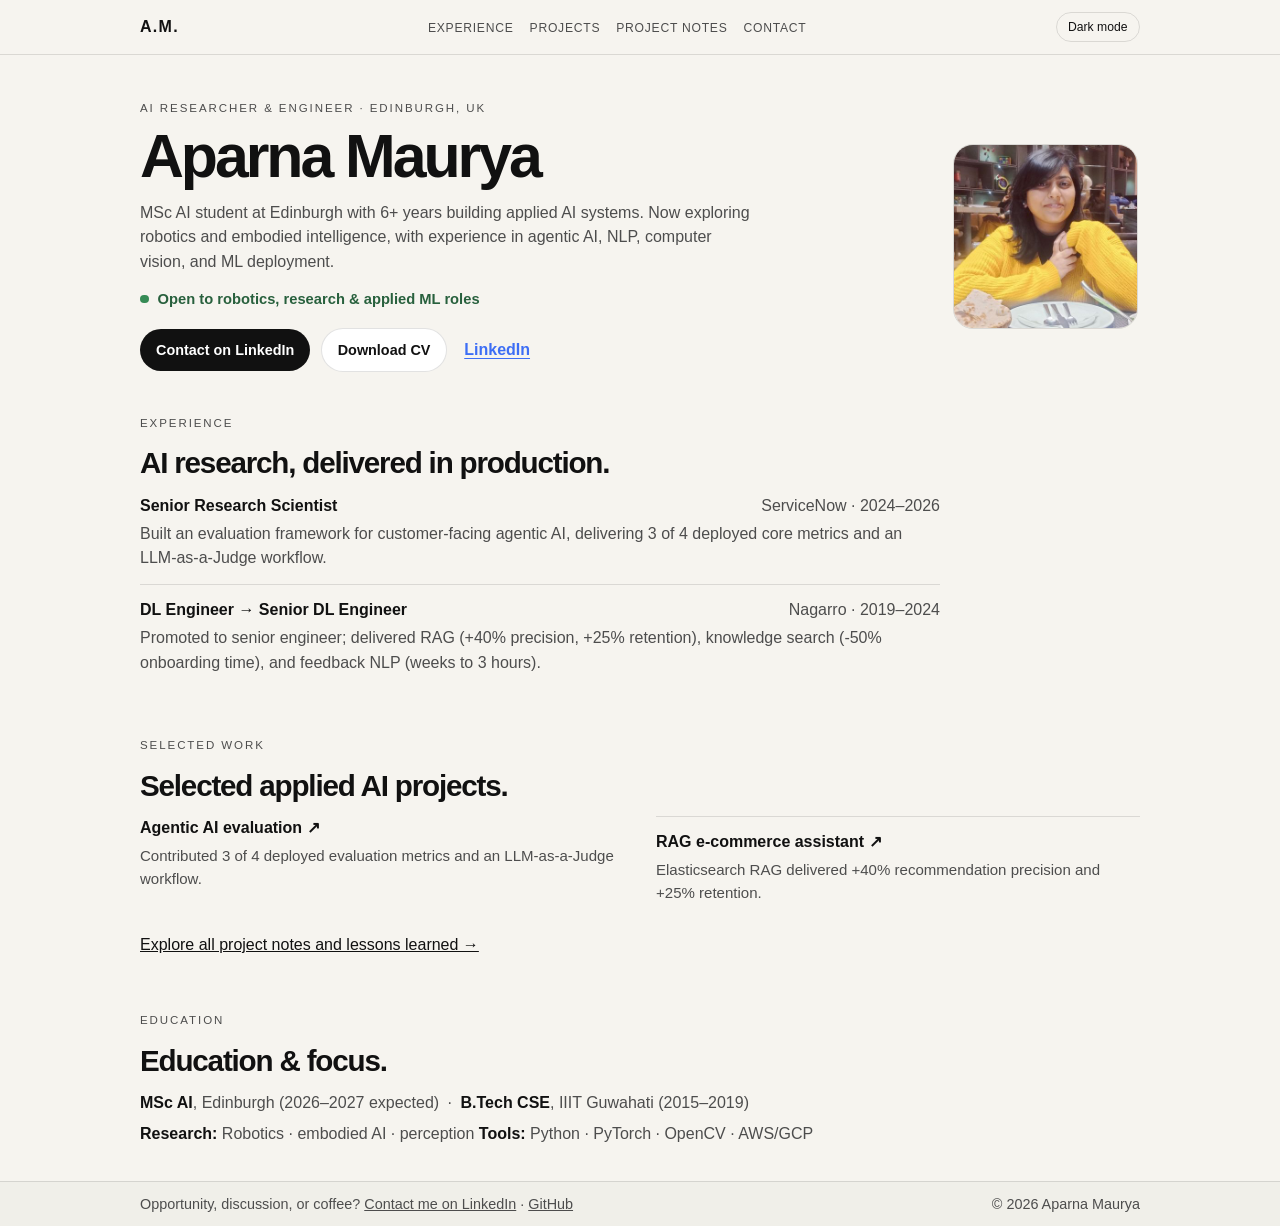
<file: index.html>
<!DOCTYPE html>
<html lang="en">
<head>
    <meta charset="UTF-8">
    <meta name="viewport" content="width=device-width, initial-scale=1.0">
    <meta name="description" content="Aparna Maurya — AI researcher exploring robotics, embodied intelligence, and applied machine learning.">
    <meta name="theme-color" content="#f6f4ef">
    <title>Aparna Maurya</title>
    <link rel="stylesheet" href="style.css">
</head>
<body>
    <nav id="navbar">
        <div class="container nav-inner">
            <div class="brand">A.M.</div>
            <ul>
                <li><a href="#experience">Experience</a></li>
                <li><a href="#projects">Projects</a></li>
                <li><a href="project-notes.html">Project notes</a></li>
                <li><a href="https://www.linkedin.com/in/aparna-maurya/" target="_blank" rel="noreferrer">Contact</a></li>
            </ul>
            <button class="theme-toggle" type="button" aria-label="Switch to dark mode" aria-pressed="false">Dark mode</button>
        </div>
    </nav>

    <header id="home" class="hero">
        <div class="container hero-grid">
            <div class="hero-copy">
                <p class="eyebrow">AI researcher &amp; engineer · Edinburgh, UK</p>
                <h1>Aparna Maurya</h1>
                <p class="summary">MSc AI student at Edinburgh with 6+ years building applied AI systems. Now exploring robotics and embodied intelligence, with experience in agentic AI, NLP, computer vision, and ML deployment.</p>
                <p class="availability"><span aria-hidden="true"></span> Open to robotics, research &amp; applied ML roles</p>
                <div class="cta-row">
                    <a href="https://www.linkedin.com/in/aparna-maurya/" target="_blank" rel="noreferrer" class="btn primary">Contact on LinkedIn</a>
                    <a href="documents/Aparna_Maurya_CV.pdf" class="btn secondary" download>Download CV</a>
                    <a href="https://www.linkedin.com/in/aparna-maurya/" target="_blank" rel="noreferrer" class="hero-link">LinkedIn</a>
                </div>
            </div>
            <div class="hero-visual">
                <img src="images/aparna.jpg" alt="Aparna Maurya" class="profile-pic">
            </div>
        </div>
    </header>

    <main>
        <section id="experience" class="section container">
            <div class="section-heading">
                <p class="eyebrow">Experience</p>
                <h2>AI research, delivered in production.</h2>
            </div>
            <div class="timeline">
                <article class="timeline-item">
                    <div class="timeline-content">
                        <p class="experience-meta"><strong>Senior Research Scientist</strong><span>ServiceNow · 2024–2026</span></p>
                        <p>Built an evaluation framework for customer-facing agentic AI, delivering 3 of 4 deployed core metrics and an LLM-as-a-Judge workflow.</p>
                    </div>
                </article>

                <article class="timeline-item">
                    <div class="timeline-content">
                        <p class="experience-meta"><strong>DL Engineer → Senior DL Engineer</strong><span>Nagarro · 2019–2024</span></p>
                        <p>Promoted to senior engineer; delivered RAG (+40% precision, +25% retention), knowledge search (-50% onboarding time), and feedback NLP (weeks to 3 hours).</p>
                    </div>
                </article>
            </div>
        </section>

        <section id="projects" class="section container">
            <div class="section-heading">
                <p class="eyebrow">Selected work</p>
                <h2>Selected applied AI projects.</h2>
            </div>
            <div class="projects-grid">
                <article class="project">
                    <h3><a href="project-notes.html#agentic-evaluation">Agentic AI evaluation ↗</a></h3>
                    <p>Contributed 3 of 4 deployed evaluation metrics and an LLM-as-a-Judge workflow.</p>
                </article>

                <article class="project">
                    <h3><a href="project-notes.html#rag-assistant">RAG e-commerce assistant ↗</a></h3>
                    <p>Elasticsearch RAG delivered +40% recommendation precision and +25% retention.</p>
                </article>

            </div>
            <p class="all-projects-link"><a href="project-notes.html">Explore all project notes and lessons learned →</a></p>
        </section>

        <section id="education" class="section container compact-section">
            <div class="section-heading">
                <p class="eyebrow">Education</p>
                <h2>Education &amp; focus.</h2>
            </div>
            <p class="education-line"><strong>MSc AI</strong>, Edinburgh (2026–2027 expected) <span>·</span> <strong>B.Tech CSE</strong>, IIIT Guwahati (2015–2019)</p>
            <p class="expertise-line"><strong>Research:</strong> Robotics · embodied AI · perception <span class="skills-short"><strong>Tools:</strong> Python · PyTorch · OpenCV · AWS/GCP</span></p>
        </section>

    </main>

    <footer>
        <div class="container footer-inner">
            <p>Opportunity, discussion, or coffee? <a href="https://www.linkedin.com/in/aparna-maurya/" target="_blank" rel="noreferrer">Contact me on LinkedIn</a> · <a href="https://github.com/Aparnamaurya" target="_blank" rel="noreferrer">GitHub</a></p>
            <p>© 2026 Aparna Maurya</p>
        </div>
    </footer>

    <script src="script.js"></script>
</body>
</html>
</file>
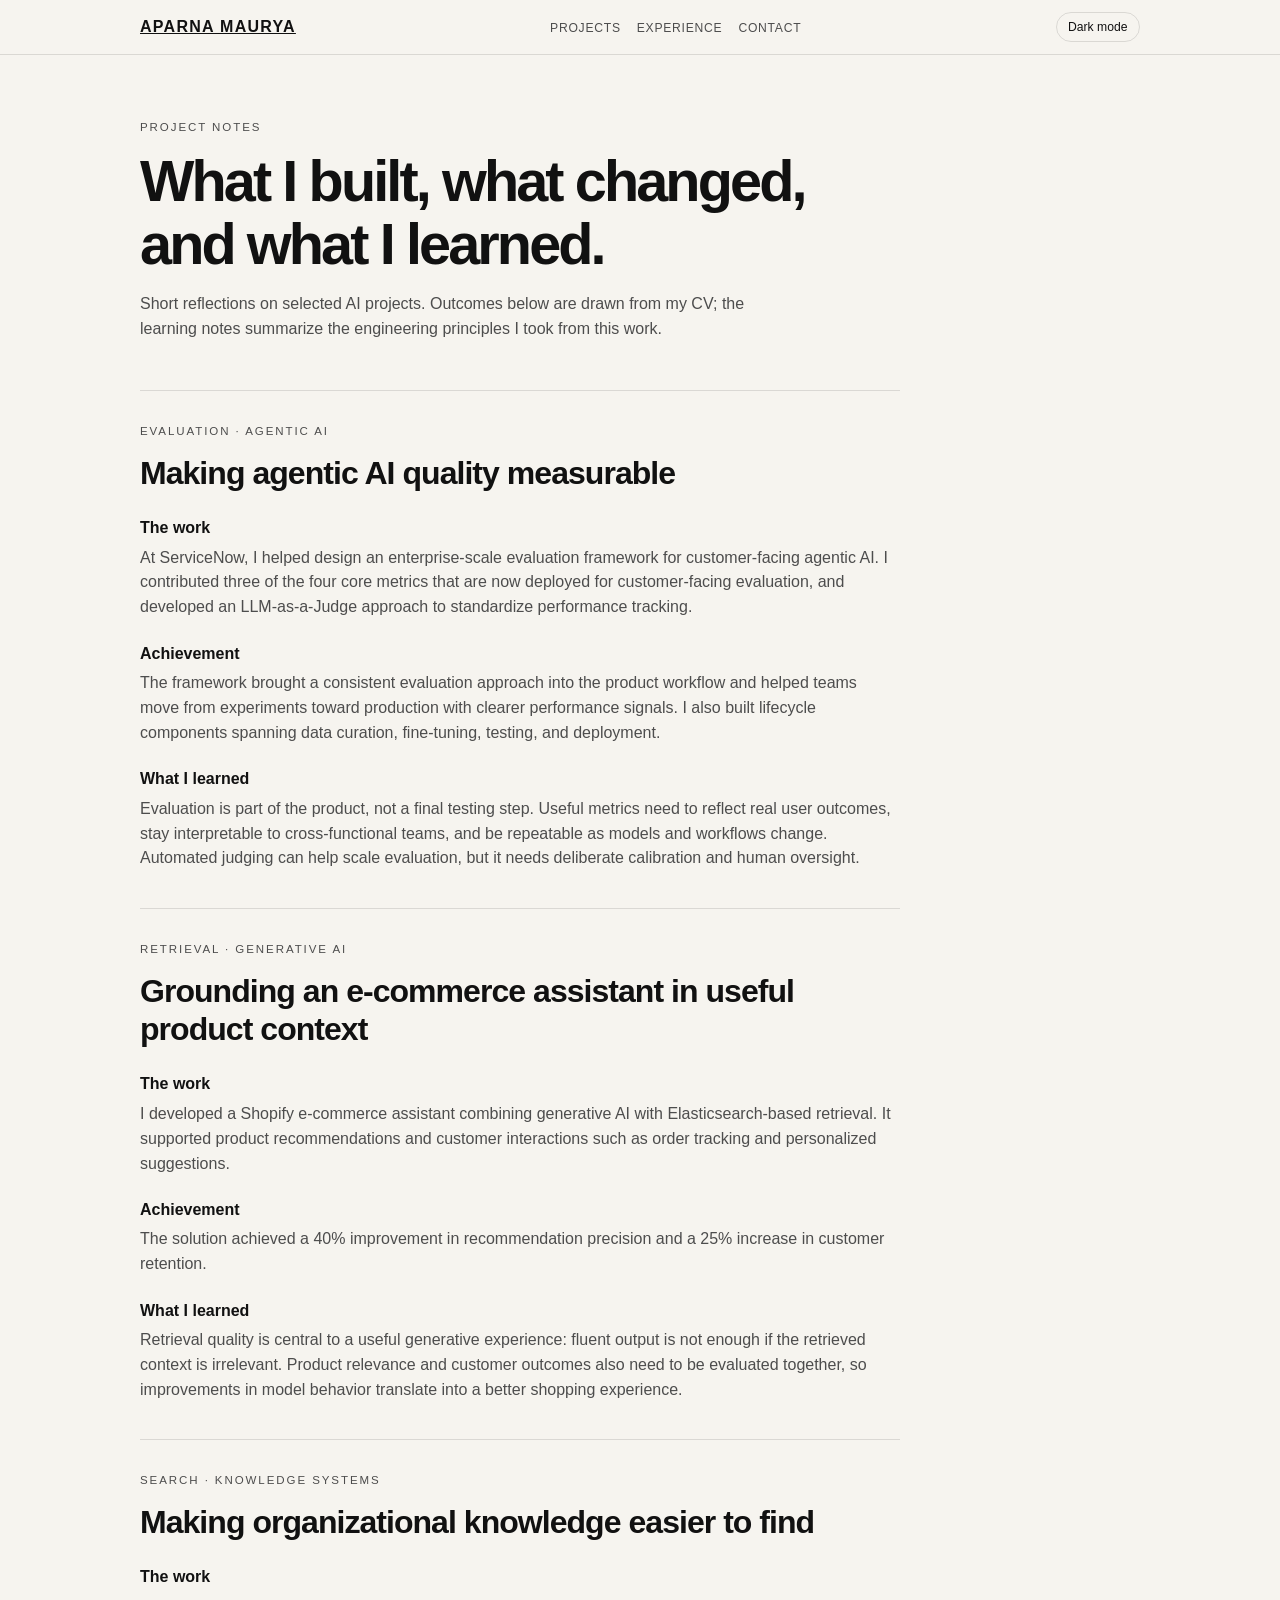
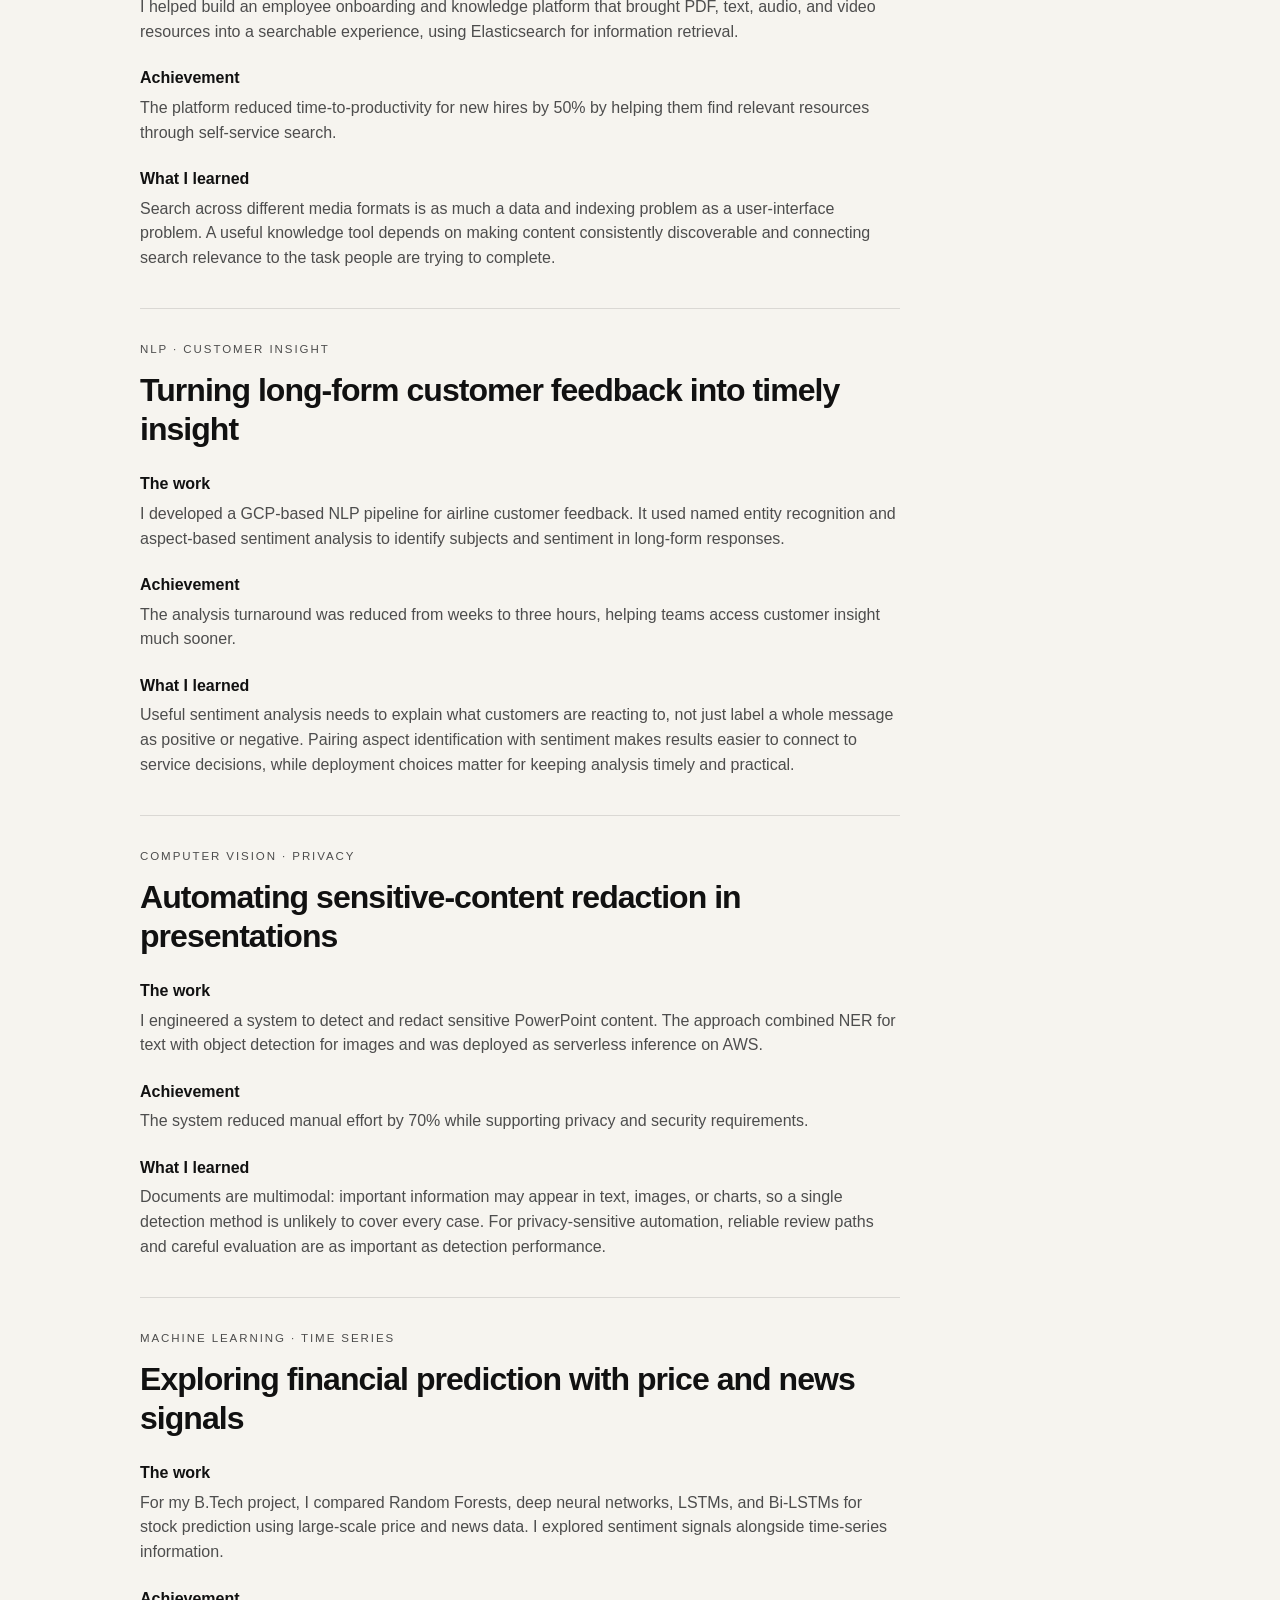
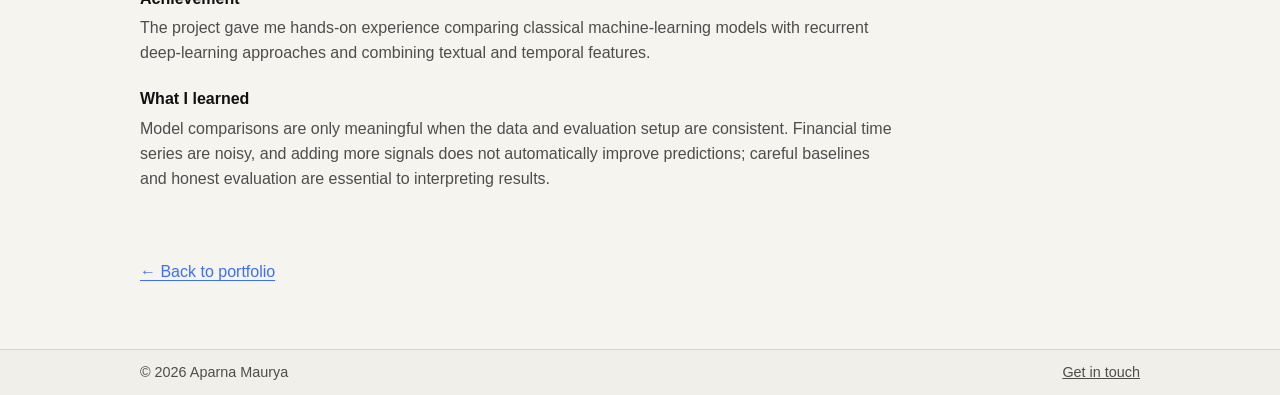
<file: project-notes.html>
<!DOCTYPE html>
<html lang="en">
<head>
    <meta charset="UTF-8">
    <meta name="viewport" content="width=device-width, initial-scale=1.0">
    <meta name="description" content="Project notes on applied AI, research, achievements, and lessons learned by Aparna Maurya.">
    <meta name="theme-color" content="#f6f4ef">
    <title>Project Notes | Aparna Maurya</title>
    <link rel="stylesheet" href="style.css">
</head>
<body>
    <nav>
        <div class="container nav-inner">
            <a class="brand" href="index.html">Aparna Maurya</a>
            <ul>
                <li><a href="index.html#projects">Projects</a></li>
                <li><a href="index.html#experience">Experience</a></li>
                <li><a href="https://www.linkedin.com/in/aparna-maurya/" target="_blank" rel="noreferrer">Contact</a></li>
            </ul>
            <button class="theme-toggle" type="button" aria-label="Switch to dark mode" aria-pressed="false">Dark mode</button>
        </div>
    </nav>

    <main class="container notes-page">
        <header class="notes-intro">
            <p class="eyebrow">Project notes</p>
            <h1>What I built, what changed, and what I learned.</h1>
            <p>Short reflections on selected AI projects. Outcomes below are drawn from my CV; the learning notes summarize the engineering principles I took from this work.</p>
        </header>

        <article class="project-note" id="agentic-evaluation">
            <p class="eyebrow">Evaluation · Agentic AI</p>
            <h2>Making agentic AI quality measurable</h2>
            <h3>The work</h3>
            <p>At ServiceNow, I helped design an enterprise-scale evaluation framework for customer-facing agentic AI. I contributed three of the four core metrics that are now deployed for customer-facing evaluation, and developed an LLM-as-a-Judge approach to standardize performance tracking.</p>
            <h3>Achievement</h3>
            <p>The framework brought a consistent evaluation approach into the product workflow and helped teams move from experiments toward production with clearer performance signals. I also built lifecycle components spanning data curation, fine-tuning, testing, and deployment.</p>
            <h3>What I learned</h3>
            <p>Evaluation is part of the product, not a final testing step. Useful metrics need to reflect real user outcomes, stay interpretable to cross-functional teams, and be repeatable as models and workflows change. Automated judging can help scale evaluation, but it needs deliberate calibration and human oversight.</p>
        </article>

        <article class="project-note" id="rag-assistant">
            <p class="eyebrow">Retrieval · Generative AI</p>
            <h2>Grounding an e-commerce assistant in useful product context</h2>
            <h3>The work</h3>
            <p>I developed a Shopify e-commerce assistant combining generative AI with Elasticsearch-based retrieval. It supported product recommendations and customer interactions such as order tracking and personalized suggestions.</p>
            <h3>Achievement</h3>
            <p>The solution achieved a 40% improvement in recommendation precision and a 25% increase in customer retention.</p>
            <h3>What I learned</h3>
            <p>Retrieval quality is central to a useful generative experience: fluent output is not enough if the retrieved context is irrelevant. Product relevance and customer outcomes also need to be evaluated together, so improvements in model behavior translate into a better shopping experience.</p>
        </article>

        <article class="project-note" id="knowledge-platform">
            <p class="eyebrow">Search · Knowledge systems</p>
            <h2>Making organizational knowledge easier to find</h2>
            <h3>The work</h3>
            <p>I helped build an employee onboarding and knowledge platform that brought PDF, text, audio, and video resources into a searchable experience, using Elasticsearch for information retrieval.</p>
            <h3>Achievement</h3>
            <p>The platform reduced time-to-productivity for new hires by 50% by helping them find relevant resources through self-service search.</p>
            <h3>What I learned</h3>
            <p>Search across different media formats is as much a data and indexing problem as a user-interface problem. A useful knowledge tool depends on making content consistently discoverable and connecting search relevance to the task people are trying to complete.</p>
        </article>

        <article class="project-note" id="airline-analysis">
            <p class="eyebrow">NLP · Customer insight</p>
            <h2>Turning long-form customer feedback into timely insight</h2>
            <h3>The work</h3>
            <p>I developed a GCP-based NLP pipeline for airline customer feedback. It used named entity recognition and aspect-based sentiment analysis to identify subjects and sentiment in long-form responses.</p>
            <h3>Achievement</h3>
            <p>The analysis turnaround was reduced from weeks to three hours, helping teams access customer insight much sooner.</p>
            <h3>What I learned</h3>
            <p>Useful sentiment analysis needs to explain what customers are reacting to, not just label a whole message as positive or negative. Pairing aspect identification with sentiment makes results easier to connect to service decisions, while deployment choices matter for keeping analysis timely and practical.</p>
        </article>

        <article class="project-note" id="redaction">
            <p class="eyebrow">Computer vision · Privacy</p>
            <h2>Automating sensitive-content redaction in presentations</h2>
            <h3>The work</h3>
            <p>I engineered a system to detect and redact sensitive PowerPoint content. The approach combined NER for text with object detection for images and was deployed as serverless inference on AWS.</p>
            <h3>Achievement</h3>
            <p>The system reduced manual effort by 70% while supporting privacy and security requirements.</p>
            <h3>What I learned</h3>
            <p>Documents are multimodal: important information may appear in text, images, or charts, so a single detection method is unlikely to cover every case. For privacy-sensitive automation, reliable review paths and careful evaluation are as important as detection performance.</p>
        </article>

        <article class="project-note" id="market-prediction">
            <p class="eyebrow">Machine learning · Time series</p>
            <h2>Exploring financial prediction with price and news signals</h2>
            <h3>The work</h3>
            <p>For my B.Tech project, I compared Random Forests, deep neural networks, LSTMs, and Bi-LSTMs for stock prediction using large-scale price and news data. I explored sentiment signals alongside time-series information.</p>
            <h3>Achievement</h3>
            <p>The project gave me hands-on experience comparing classical machine-learning models with recurrent deep-learning approaches and combining textual and temporal features.</p>
            <h3>What I learned</h3>
            <p>Model comparisons are only meaningful when the data and evaluation setup are consistent. Financial time series are noisy, and adding more signals does not automatically improve predictions; careful baselines and honest evaluation are essential to interpreting results.</p>
        </article>

        <p class="back-link"><a href="index.html#projects">← Back to portfolio</a></p>
    </main>

    <footer>
        <div class="container footer-inner">
            <p>© 2026 Aparna Maurya</p>
            <p><a href="https://www.linkedin.com/in/aparna-maurya/" target="_blank" rel="noreferrer">Get in touch</a></p>
        </div>
    </footer>
    <script src="script.js"></script>
</body>
</html>
</file>
<file: style.css>
:root {
    --bg: #f6f4ef;
    --bg-strong: #ffffff;
    --panel: #ffffff;
    --panel-soft: #f0efe9;
    --text: #111111;
    --muted: #4d4d4d;
    --accent: #3d6ef5;
    --accent-soft: #e9efff;
    --border: rgba(17, 17, 17, 0.12);
    --shadow: 0 8px 24px rgba(17, 17, 17, 0.05);
}

* {
    box-sizing: border-box;
}

html {
    scroll-behavior: smooth;
}

body, html {
    margin: 0;
    padding: 0;
    font-family: "Segoe UI", Arial, sans-serif;
    background: var(--bg);
    color: var(--text);
    line-height: 1.7;
}

img {
    max-width: 100%;
    display: block;
}

a {
    color: inherit;
}

.container {
    width: min(1000px, 90%);
    margin: auto;
}

nav {
    position: sticky;
    top: 0;
    z-index: 100;
    background: rgba(246, 244, 239, 0.85);
    backdrop-filter: blur(12px);
    border-bottom: 1px solid var(--border);
}

.nav-inner {
    display: flex;
    align-items: center;
    justify-content: space-between;
    min-height: 72px;
}

.brand {
    font-size: 1rem;
    font-weight: 700;
    letter-spacing: 0.08rem;
    text-transform: uppercase;
}

nav ul {
    display: flex;
    align-items: center;
    list-style: none;
    gap: 1.2rem;
    margin: 0;
    padding: 0;
}

nav ul li a {
    color: var(--muted);
    text-decoration: none;
    font-size: 0.82rem;
    text-transform: uppercase;
    letter-spacing: 0.06em;
}

nav ul li a:hover,
nav ul li a:focus {
    color: var(--text);
}

.hero {
    padding: 5rem 0 3rem;
}

.hero-grid {
    display: grid;
    grid-template-columns: 1.4fr 0.8fr;
    gap: 2.5rem;
    align-items: center;
}

.eyebrow {
    margin: 0 0 0.8rem;
    font-size: 0.72rem;
    letter-spacing: 0.12rem;
    text-transform: uppercase;
    color: var(--muted);
}

.hero h1,
.section-heading h2 {
    margin: 0 0 1rem;
    line-height: 1.1;
    font-weight: 700;
}

.hero h1 {
    font-size: clamp(2.4rem, 5vw, 4.2rem);
    letter-spacing: -0.05em;
    max-width: 700px;
}

.summary {
    font-size: 1.08rem;
    color: var(--muted);
    max-width: 620px;
}

.cta-row {
    display: flex;
    flex-wrap: wrap;
    gap: 0.9rem;
    margin-top: 2rem;
}

.btn {
    display: inline-block;
    padding: 0.9rem 1.3rem;
    border-radius: 999px;
    text-decoration: none;
    font-weight: 600;
    transition: transform 0.2s ease;
}

.btn:hover,
.btn:focus {
    transform: translateY(-1px);
}

.btn.primary {
    background: var(--text);
    color: var(--bg-strong);
}

.btn.secondary {
    background: var(--panel);
    border: 1px solid var(--border);
    color: var(--text);
}

.hero-visual {
    display: flex;
    justify-content: center;
}

.profile-pic {
    width: min(320px, 100%);
    border-radius: 26px;
    border: 1px solid var(--border);
    box-shadow: var(--shadow);
}

.section {
    padding: 2rem 0 4rem;
}

.section-heading {
    margin-bottom: 1.6rem;
}

.section-heading h2 {
    font-size: clamp(1.7rem, 3vw, 2.5rem);
    letter-spacing: -0.04em;
    max-width: 700px;
}

.plain-copy {
    max-width: 760px;
    font-size: 1.02rem;
    color: var(--muted);
}

.plain-copy p {
    margin: 0 0 1rem;
}

.research-grid {
    display: grid;
    grid-template-columns: repeat(4, minmax(0, 1fr));
    gap: 1.25rem;
}

.card {
    background: var(--panel);
    border: 1px solid var(--border);
    border-radius: 18px;
    box-shadow: var(--shadow);
}

.research-card {
    padding: 1.4rem;
}

.research-card h3 {
    margin: 0 0 0.7rem;
    font-size: 1.05rem;
}

.research-card p {
    margin: 0;
    color: var(--muted);
}

.opportunity-box {
    background: var(--panel-soft);
    border: 1px solid var(--border);
    border-radius: 18px;
    padding: 1.5rem;
    max-width: 760px;
}

.opportunity-box p {
    margin: 0 0 1rem;
    color: var(--muted);
}

.chip-list {
    display: flex;
    flex-wrap: wrap;
    gap: 0.65rem;
    margin-bottom: 1rem;
}

.chip-list span {
    background: var(--accent-soft);
    color: var(--text);
    border: 1px solid rgba(61, 110, 245, 0.15);
    border-radius: 999px;
    padding: 0.45rem 0.8rem;
    font-size: 0.82rem;
}

.small-note {
    font-size: 0.9rem;
}

.timeline {
    display: grid;
    gap: 1.2rem;
}

.timeline-item {
    display: grid;
    grid-template-columns: 18px 1fr;
    gap: 0.9rem;
    padding: 1.2rem 1.2rem 1.2rem 0.7rem;
    background: var(--panel);
    border: 1px solid var(--border);
    border-radius: 18px;
    box-shadow: var(--shadow);
}

.timeline-mark {
    width: 12px;
    height: 12px;
    margin-top: 0.5rem;
    border-radius: 50%;
    background: var(--accent);
    box-shadow: 0 0 0 5px rgba(61, 110, 245, 0.1);
}

.timeline-content h3,
.project h3,
.skill-group h3,
.info-card h3 {
    margin: 0 0 0.45rem;
    font-size: 1.05rem;
}

.meta {
    color: var(--accent);
    font-weight: 700;
    margin: 0 0 0.8rem;
}

.timeline-content ul {
    margin: 0;
    padding-left: 1.2rem;
    color: var(--muted);
}

.tag {
    display: inline-block;
    background: var(--accent-soft);
    color: var(--accent);
    border-radius: 999px;
    padding: 0.2rem 0.7rem;
    font-size: 0.7rem;
    font-weight: 700;
    margin-bottom: 0.7rem;
}

.projects-grid,
.skills-grid,
.education-grid {
    display: grid;
    grid-template-columns: repeat(3, minmax(0, 1fr));
    gap: 1.25rem;
}

.project,
.skill-group,
.info-card,
.contact-card {
    padding: 1.3rem;
    background: var(--panel);
    border: 1px solid var(--border);
    border-radius: 18px;
    box-shadow: var(--shadow);
}

.project p,
.skill-group p,
.info-card p,
.contact-card p {
    color: var(--muted);
}

.project-impact {
    margin-top: 1rem;
    color: var(--text);
    font-weight: 700;
    font-size: 0.9rem;
}

.contact-card {
    max-width: 760px;
    margin: auto;
    text-align: center;
}

footer {
    background: var(--panel-soft);
    border-top: 1px solid var(--border);
    padding: 1.5rem 0;
}

.footer-inner {
    display: flex;
    justify-content: space-between;
    gap: 1rem;
    color: var(--muted);
    font-size: 0.9rem;
}

@media (max-width: 820px) {
    .hero-grid,
    .research-grid,
    .projects-grid,
    .skills-grid,
    .education-grid {
        grid-template-columns: 1fr;
    }

    nav ul {
        gap: 0.7rem;
        flex-wrap: wrap;
        justify-content: flex-end;
    }
}

@media (max-width: 600px) {
    .nav-inner,
    .footer-inner {
        display: block;
        text-align: center;
    }

    nav ul {
        justify-content: center;
        margin-top: 0.8rem;
    }

    .profile-pic {
        margin: 0 auto;
    }

    .timeline-item {
        grid-template-columns: 1fr;
    }
}

/* Keep the portfolio text-led and reserve panels for long-form reading only. */
.research-grid,
.projects-grid,
.skills-grid,
.education-grid {
    display: block;
}

.research-card,
.project,
.skill-group,
.info-card,
.contact-card,
.timeline-item,
.opportunity-box {
    display: block;
    max-width: 800px;
    margin: 0;
    padding: 1.15rem 0;
    background: transparent;
    border: 0;
    border-top: 1px solid var(--border);
    border-radius: 0;
    box-shadow: none;
}

.research-card h3,
.project h3,
.skill-group h3,
.info-card h3,
.timeline-content h3 {
    font-size: 1.08rem;
}

.research-card p,
.project p,
.skill-group p,
.info-card p,
.contact-card p,
.timeline-content ul {
    color: var(--muted);
}

.research-card p,
.project p,
.info-card p,
.contact-card p {
    margin: 0.3rem 0;
}

.project-impact {
    margin-top: 0.4rem;
    color: var(--muted);
    font-weight: 400;
}

.text-link {
    display: inline-block;
    margin: 0.4rem 1rem 0.2rem 0;
    color: var(--accent);
    text-underline-offset: 3px;
}

.opportunity-box {
    padding-top: 0;
}

.opportunity-roles {
    color: var(--text) !important;
}

.small-note {
    font-size: 0.92rem;
}

.timeline-mark {
    display: none;
}

.timeline-item {
    grid-template-columns: 1fr;
}

.timeline-item:first-child,
.research-card:first-child,
.project:first-child,
.skill-group:first-child,
.info-card:first-child {
    border-top: 0;
    padding-top: 0;
}

.chip-list {
    display: block;
    margin: 0;
    color: var(--muted);
    line-height: 1.9;
}

.chip-list span {
    display: inline;
    padding: 0;
    color: inherit;
    background: none;
    border: 0;
    border-radius: 0;
    font-size: inherit;
}

.chip-list span:not(:last-child)::after {
    content: " · ";
    color: var(--muted);
}

.contact-card {
    text-align: left;
}

.notes-page {
    padding-top: 4rem;
}

.notes-intro {
    max-width: 760px;
    padding-bottom: 2rem;
}

.notes-intro h1 {
    max-width: 700px;
    margin: 0 0 1rem;
    font-size: clamp(2.2rem, 5vw, 3.6rem);
    line-height: 1.1;
    letter-spacing: -0.05em;
}

.notes-intro > p:last-child {
    max-width: 660px;
    color: var(--muted);
}

.project-note {
    max-width: 760px;
    padding: 2rem 0;
    border-top: 1px solid var(--border);
    scroll-margin-top: 5rem;
}

.project-note h2 {
    margin: 0 0 1.5rem;
    font-size: clamp(1.5rem, 3vw, 2rem);
    line-height: 1.2;
    letter-spacing: -0.03em;
}

.project-note h3 {
    margin: 1.35rem 0 0.2rem;
    font-size: 1rem;
}

.project-note p:not(.eyebrow) {
    margin: 0.3rem 0;
    color: var(--muted);
}

.back-link {
    padding: 1rem 0 3rem;
}

.back-link a {
    color: var(--accent);
    text-underline-offset: 3px;
}

@media (max-width: 600px) {
    .notes-page {
        padding-top: 2.5rem;
    }

    .project-note {
        padding: 1.5rem 0;
    }
}

/* Compact, recruiter-first home page. */
body {
    line-height: 1.55;
}

.nav-inner {
    min-height: 54px;
}

nav ul {
    gap: 1rem;
}

nav ul li a {
    font-size: 0.76rem;
}

.hero {
    padding: 2.8rem 0 1.4rem;
}

.hero-grid {
    grid-template-columns: minmax(0, 1fr) 190px;
    gap: 2rem;
}

.hero h1 {
    font-size: clamp(2.5rem, 5vw, 3.8rem);
    margin-bottom: 0.65rem;
}

.hero .eyebrow {
    margin-bottom: 0.35rem;
}

.summary {
    margin: 0.5rem 0;
    font-size: 1rem;
}

.availability {
    display: flex;
    align-items: center;
    gap: 0.55rem;
    margin: 0.8rem 0 0;
    color: #28603d;
    font-size: 0.92rem;
    font-weight: 600;
}

.availability span {
    width: 0.55rem;
    height: 0.55rem;
    flex: 0 0 auto;
    border-radius: 50%;
    background: #368b55;
}

.cta-row {
    align-items: center;
    gap: 0.65rem;
    margin-top: 1.1rem;
}

.btn {
    padding: 0.62rem 1rem;
    font-size: 0.9rem;
}

.hero-link {
    margin: 0 0.4rem;
    color: var(--accent);
    font-weight: 600;
    text-underline-offset: 3px;
}

.profile-pic {
    width: 185px;
    border-radius: 20px;
    box-shadow: none;
}

.section {
    padding: 1.25rem 0 1.8rem;
}

.section-heading {
    margin-bottom: 0.8rem;
}

.section-heading h2 {
    margin-bottom: 0.5rem;
    font-size: clamp(1.35rem, 2.5vw, 1.85rem);
    line-height: 1.2;
}

.timeline {
    gap: 0;
}

.timeline-item,
.project {
    padding: 0.8rem 0;
}

.timeline-item:first-child,
.project:first-child {
    padding-top: 0;
}

.experience-meta {
    display: flex;
    justify-content: space-between;
    flex-wrap: wrap;
    gap: 0.15rem 0.8rem;
    margin: 0 0 0.2rem;
    color: var(--text);
}

.experience-meta span {
    color: var(--muted);
    font-weight: 400;
}

.timeline-content > p:last-child {
    max-width: 850px;
    margin: 0;
    color: var(--muted);
}

.projects-grid {
    display: grid;
    grid-template-columns: repeat(2, minmax(0, 1fr));
    column-gap: 2rem;
}

.project h3 {
    margin-bottom: 0.2rem;
    font-size: 1rem;
}

.project h3 a {
    text-decoration: none;
}

.project h3 a:hover,
.project h3 a:focus {
    color: var(--accent);
}

.project p {
    margin: 0;
    font-size: 0.94rem;
}

.compact-section {
    padding-top: 0.6rem;
}

.education-line,
.expertise-line {
    max-width: 900px;
    margin: 0.35rem 0;
    color: var(--muted);
}

.education-line strong,
.expertise-line strong {
    color: var(--text);
}

.education-line span {
    padding: 0 0.25rem;
}

.contact-section {
    padding-top: 1rem;
    padding-bottom: 1.5rem;
}

.contact-section .section-heading {
    margin-bottom: 0.35rem;
}

.contact-card {
    padding: 0.55rem 0 0;
    border-top: 1px solid var(--border);
}

.contact-card p {
    margin: 0 0 0.35rem;
}

.contact-card > a {
    color: var(--accent);
    font-weight: 600;
    text-underline-offset: 3px;
}

.contact-card > span {
    padding: 0 0.5rem;
    color: var(--muted);
}

footer {
    padding: 0.7rem 0;
}

.footer-inner p {
    margin: 0;
}

@media (max-width: 700px) {
    .nav-inner {
        min-height: auto;
        padding: 0.6rem 0;
    }

    nav ul {
        gap: 0.55rem 0.8rem;
    }

    nav ul li a {
        font-size: 0.69rem;
    }

    .hero {
        padding-top: 1.6rem;
    }

    .hero-grid {
        grid-template-columns: minmax(0, 1fr) 105px;
        gap: 1rem;
    }

    .profile-pic {
        width: 105px;
        border-radius: 14px;
    }

    .hero h1 {
        font-size: clamp(2rem, 8vw, 3rem);
    }

    .summary {
        font-size: 0.95rem;
    }

    .projects-grid {
        grid-template-columns: 1fr;
    }

    .footer-inner {
        display: flex;
        text-align: left;
    }
}

@media (max-width: 420px) {
    .nav-inner {
        display: block;
        text-align: center;
    }

    nav ul {
        justify-content: center;
        margin-top: 0.35rem;
    }

    .hero-grid {
        grid-template-columns: 1fr;
    }

    .hero-visual {
        display: none;
    }

    .cta-row {
        gap: 0.45rem;
    }

    .btn {
        padding: 0.58rem 0.85rem;
    }
}

:root[data-theme="dark"] {
    color-scheme: dark;
    --bg: #111820;
    --bg-strong: #17212c;
    --panel: #18232e;
    --panel-soft: #1d2935;
    --text: #edf2f7;
    --muted: #b6c1cc;
    --accent: #a7c0ff;
    --accent-soft: #263650;
    --border: rgba(226, 232, 240, 0.16);
    --shadow: 0 8px 24px rgba(0, 0, 0, 0.2);
}

:root[data-theme="light"] {
    color-scheme: light;
}

:root[data-theme="dark"] body,
:root[data-theme="dark"] html {
    background: var(--bg);
    color: var(--text);
}

:root[data-theme="dark"] nav {
    background: rgba(17, 24, 32, 0.94);
}

:root[data-theme="dark"] .availability {
    color: #a6dfb4;
}

:root[data-theme="dark"] .availability span {
    background: #65bd7b;
}

.theme-toggle {
    flex: 0 0 auto;
    padding: 0.42rem 0.72rem;
    border: 1px solid var(--border);
    border-radius: 999px;
    background: transparent;
    color: var(--text);
    font: inherit;
    font-size: 0.76rem;
    line-height: 1.2;
    cursor: pointer;
}

.theme-toggle:hover,
.theme-toggle:focus-visible {
    border-color: var(--accent);
    outline: none;
}

.theme-toggle:focus-visible {
    box-shadow: 0 0 0 3px var(--accent-soft);
}

@media (max-width: 700px) {
    .theme-toggle {
        padding: 0.35rem 0.6rem;
        font-size: 0.72rem;
    }
}

@media (max-width: 420px) {
    .theme-toggle {
        margin-top: 0.45rem;
    }
}
</file>
